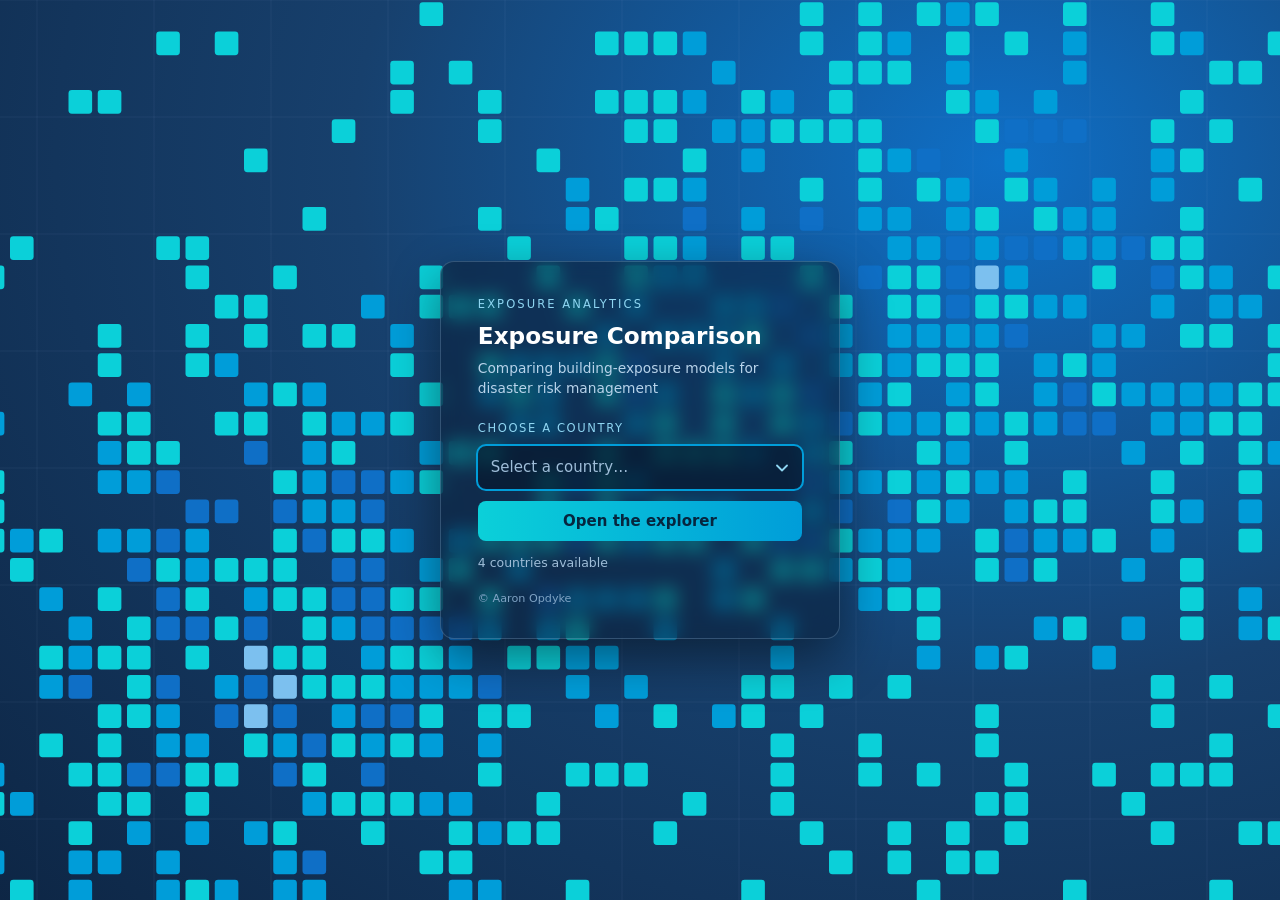
<file: docs/index.html>
<!DOCTYPE html>
<html lang="en">
<head>
<meta charset="utf-8">
<meta name="viewport" content="width=device-width, initial-scale=1">
<title>Exposure Comparison</title>
<link rel="icon" href="data:image/svg+xml,%3Csvg xmlns='http://www.w3.org/2000/svg' viewBox='0 0 100 100'%3E%3Ctext y='.9em' font-size='90'%3E%F0%9F%8F%A2%3C/text%3E%3C/svg%3E">
<style>
  :root { --navy:#17406D; --blue:#0F6FC6; --bright:#009DD9; --cyan:#0BD0D9; }
  * { box-sizing: border-box; }
  body { margin:0; min-height:100vh; display:flex; align-items:center;
         justify-content:center; overflow:hidden; color:#eaf3fb;
         font:15px/1.5 system-ui,-apple-system,"Segoe UI",sans-serif;
         background:radial-gradient(120% 140% at 78% 18%, #0F6FC6 0%,
                    #17406D 42%, #0b1f3a 100%); }
  #field { position:fixed; inset:0; width:100vw; height:100vh; z-index:0; }
  .cell { animation: pulse 7s ease-in-out infinite; }
  .ripple { fill:none; stroke:#0BD0D9; stroke-width:1.4; opacity:0;
            animation: rip 6.5s linear infinite; }
  .grat { stroke:#9fc6e8; stroke-width:0.5; opacity:0.14; }
  @keyframes pulse { 0%,100% { opacity:var(--o); }
                     50% { opacity:calc(var(--o)*2.2); } }
  @keyframes rip { 0% { r:8; opacity:0.85; } 70% { opacity:0.12; }
                   100% { r:520; opacity:0; } }
  @media (prefers-reduced-motion: reduce) {
    .cell, .ripple { animation:none; } .ripple { display:none; } }
  .card { position:relative; z-index:2; width:min(400px, 92vw);
          padding:2.1rem 2.3rem 1.9rem; border-radius:14px;
          background:rgba(10,28,52,0.55); backdrop-filter:blur(9px);
          -webkit-backdrop-filter:blur(9px);
          border:1px solid rgba(159,198,232,0.25);
          box-shadow:0 18px 50px rgba(0,0,0,0.45); }
  .kicker { font-size:0.72rem; letter-spacing:0.18em; text-transform:uppercase;
            color:#8fd6f2; margin:0 0 0.35rem; }
  h1 { font-size:1.45rem; margin:0 0 0.25rem; color:#fff; }
  .sub { color:#b8d3ea; font-size:0.86rem; margin:0 0 1.3rem; }
  .sub b { color:#dceefb; font-weight:600; }
  input { width:100%; font:inherit; padding:0.55rem 0.7rem; border-radius:8px;
          border:1px solid rgba(159,198,232,0.35); background:rgba(6,20,40,0.6);
          color:#fff; margin-bottom:0.75rem; }
  input::placeholder { color:#7fa3c4; }
  input:focus { outline:2px solid var(--bright); border-color:transparent; }
  button { width:100%; font:inherit; font-weight:600; padding:0.55rem;
           border:0; border-radius:8px; cursor:pointer; color:#06263f;
           background:linear-gradient(90deg,#0BD0D9,#009DD9); }
  button:hover { filter:brightness(1.08); }
  .err { color:#ffb3a7; font-size:0.8rem; min-height:1.2em; margin-top:0.6rem; }
  .foot { margin-top:1.1rem; font-size:0.7rem; color:#7fa3c4; }
  .pick { display:block; font-size:0.72rem; letter-spacing:0.14em;
          text-transform:uppercase; color:#8fd6f2; margin:0 0 0.55rem; }
  select { width:100%; font:inherit; padding:0.6rem 2.2rem 0.6rem 0.75rem;
          border-radius:8px; border:1px solid rgba(159,198,232,0.35);
          background-color:rgba(6,20,40,0.6); color:#fff; cursor:pointer;
          margin-bottom:0.75rem; appearance:none; -webkit-appearance:none;
          background-image:url("data:image/svg+xml,%3Csvg xmlns='http://www.w3.org/2000/svg' viewBox='0 0 12 8'%3E%3Cpath d='M1 1.5l5 5 5-5' fill='none' stroke='%238fd6f2' stroke-width='1.8' stroke-linecap='round' stroke-linejoin='round'/%3E%3C/svg%3E");
          background-repeat:no-repeat; background-position:right 0.8rem center;
          background-size:0.75rem; }
  select:focus { outline:2px solid var(--bright); border-color:transparent; }
  select:invalid { color:#9fbdd8; }
  option { color:#fff; background:#0b1f3a; }
  .count { margin:0.8rem 0 0; font-size:0.78rem; color:#9fbdd8; }
</style>
</head>
<body>
<svg id="field" aria-hidden="true" preserveAspectRatio="xMidYMid slice"></svg>
<div class="card">
  <p class="kicker">Exposure analytics</p>
  <h1>Exposure Comparison</h1>
  <p class="sub">Comparing building-exposure models for
     disaster risk management</p>
  <form class="pick-form" action="explorer.html" method="get">
    <label class="pick" for="country">Choose a country</label>
    <select id="country" name="c" required autofocus>
      <option value="" disabled selected>Select a country&hellip;</option>
      <option value="COL">Colombia</option>
      <option value="MHL">Marshall Islands</option>
      <option value="MAR">Morocco</option>
      <option value="VEN">Venezuela</option>
    </select>
    <button type="submit">Open the explorer</button>
  </form>
  <p class="count">4 countries available</p>
  <div class="foot">&copy; Aaron Opdyke</div>
</div>
<script>
/* backdrop: an abstract raster-exposure map — graticule, value cells whose
   intensity clusters like gridded exposure data, hazard ripples sweeping
   out of two epicentres and lighting the cells they pass */
(function () {
  "use strict";
  var svg = document.getElementById("field");
  var W = 1280, H = 800, S = 26;
  svg.setAttribute("viewBox", "0 0 " + W + " " + H);
  var reduce = window.matchMedia &&
      window.matchMedia("(prefers-reduced-motion: reduce)").matches;
  var eps = [[W * 0.7, H * 0.36], [W * 0.24, H * 0.72]];
  // deterministic pseudo-noise (no Math.random: stable, seedless render)
  function n(x, y) {
    var v = Math.sin(x * 12.9898 + y * 78.233) * 43758.5453;
    return v - Math.floor(v);
  }
  var html = "";
  // graticule
  for (var gx = 0; gx <= W; gx += S * 4)
    html += '<line class="grat" x1="' + gx + '" y1="0" x2="' + gx +
            '" y2="' + H + '"/>';
  for (var gy = 0; gy <= H; gy += S * 4)
    html += '<line class="grat" x1="0" y1="' + gy + '" x2="' + W +
            '" y2="' + gy + '"/>';
  // exposure cells: two clustered "urban centres" + scattered rural noise
  var cols = ["#0BD0D9", "#009DD9", "#0F6FC6", "#7cc0ef"];
  for (var y = 0; y < H; y += S) {
    for (var x = 0; x < W; x += S) {
      var d0 = Math.hypot(x - eps[0][0], y - eps[0][1]);
      var d1 = Math.hypot(x - eps[1][0], y - eps[1][1]);
      var density = Math.max(0, 1 - d0 / 520) + Math.max(0, 1 - d1 / 430);
      var r = n(x, y);
      if (r > density * 0.85 + 0.08) continue;      // empty cell
      var o = Math.min(0.55, 0.05 + density * 0.35 + r * 0.15);
      var c = cols[Math.floor(r * cols.length)];
      var dd = Math.min(d0, d1);
      html += '<rect class="cell" x="' + (x + 2) + '" y="' + (y + 2) +
        '" width="' + (S - 5) + '" height="' + (S - 5) + '" rx="3" fill="' +
        c + '" style="--o:' + o.toFixed(2) +
        (reduce ? '"' : ';animation-delay:' + (dd / 130).toFixed(2) + 's"') +
        "/>";
    }
  }
  if (!reduce) {
    for (var e = 0; e < eps.length; e++)
      for (var k = 0; k < 3; k++)
        html += '<circle class="ripple" cx="' + eps[e][0] + '" cy="' +
          eps[e][1] + '" r="8" style="animation-delay:' +
          (k * 2.2 + e * 1.1).toFixed(1) + 's"/>';
  }
  svg.innerHTML = html;
})();
</script>
</body>
</html>
</file>
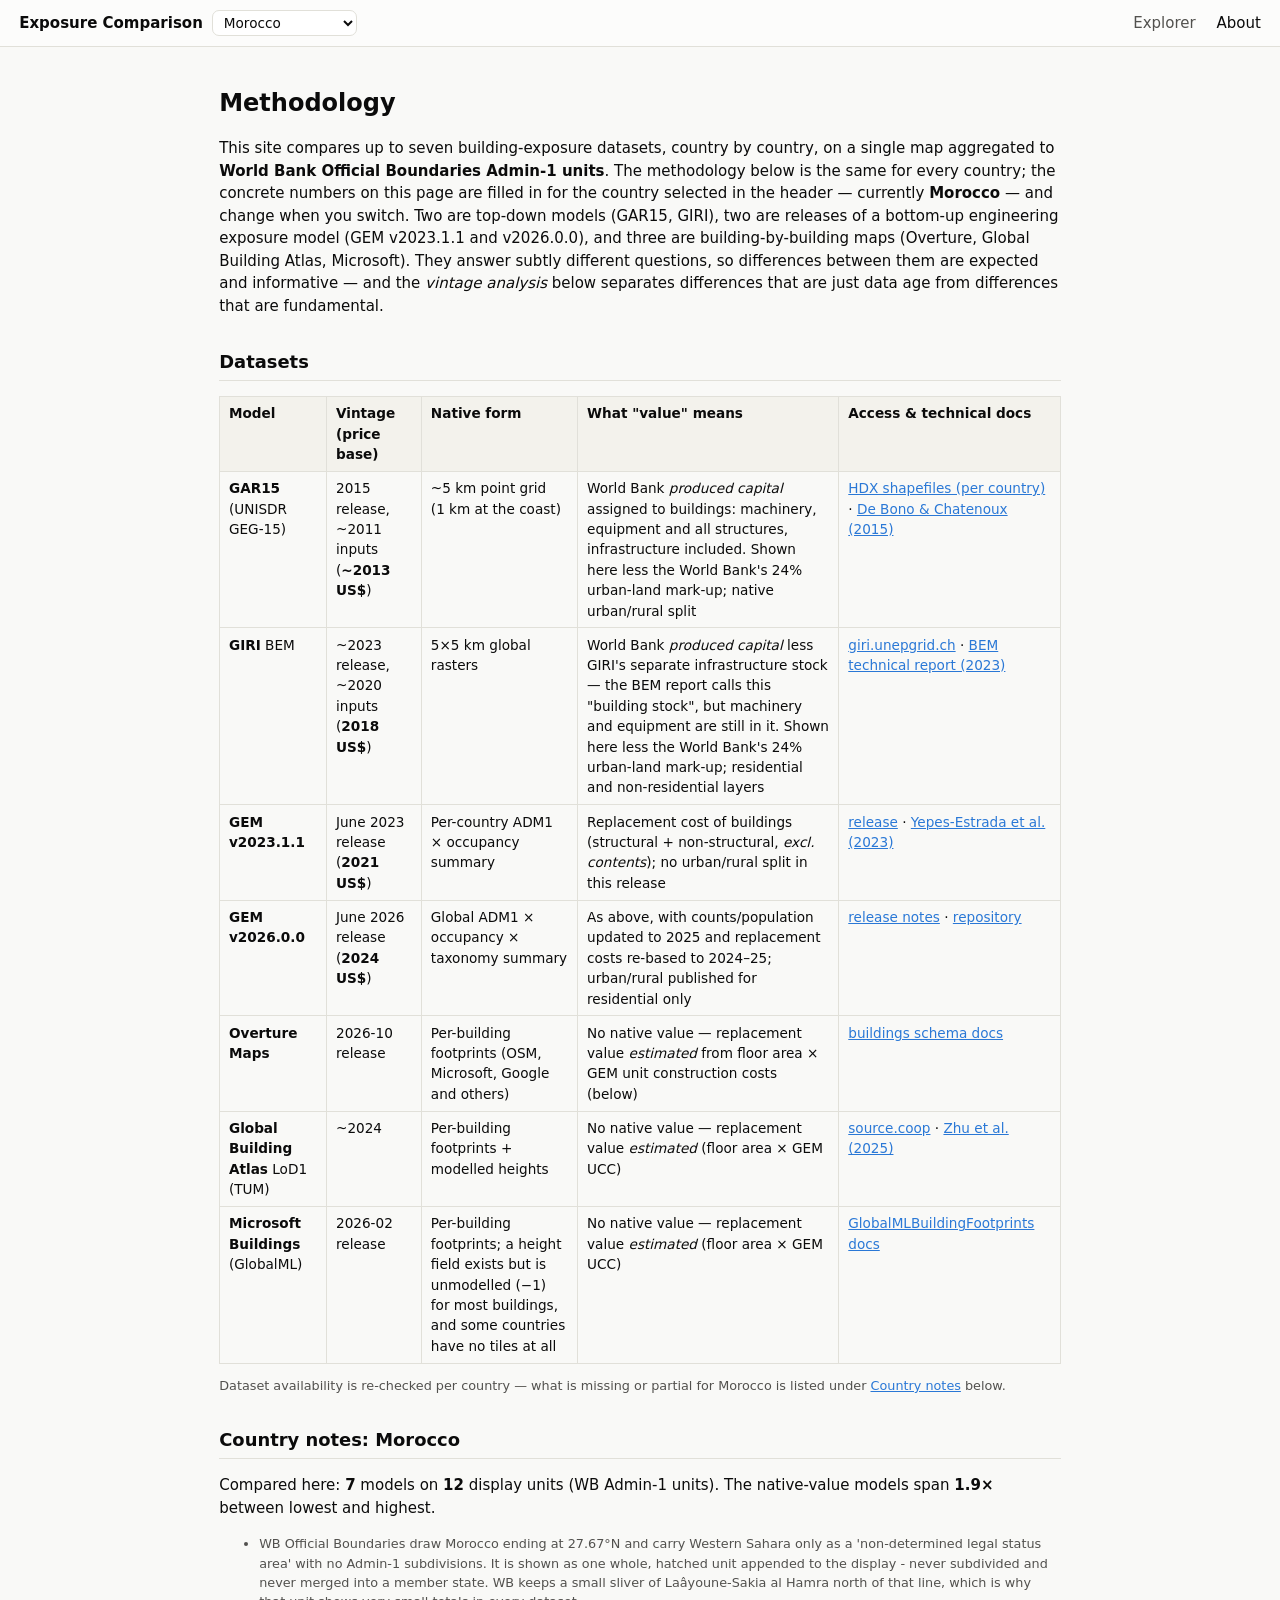
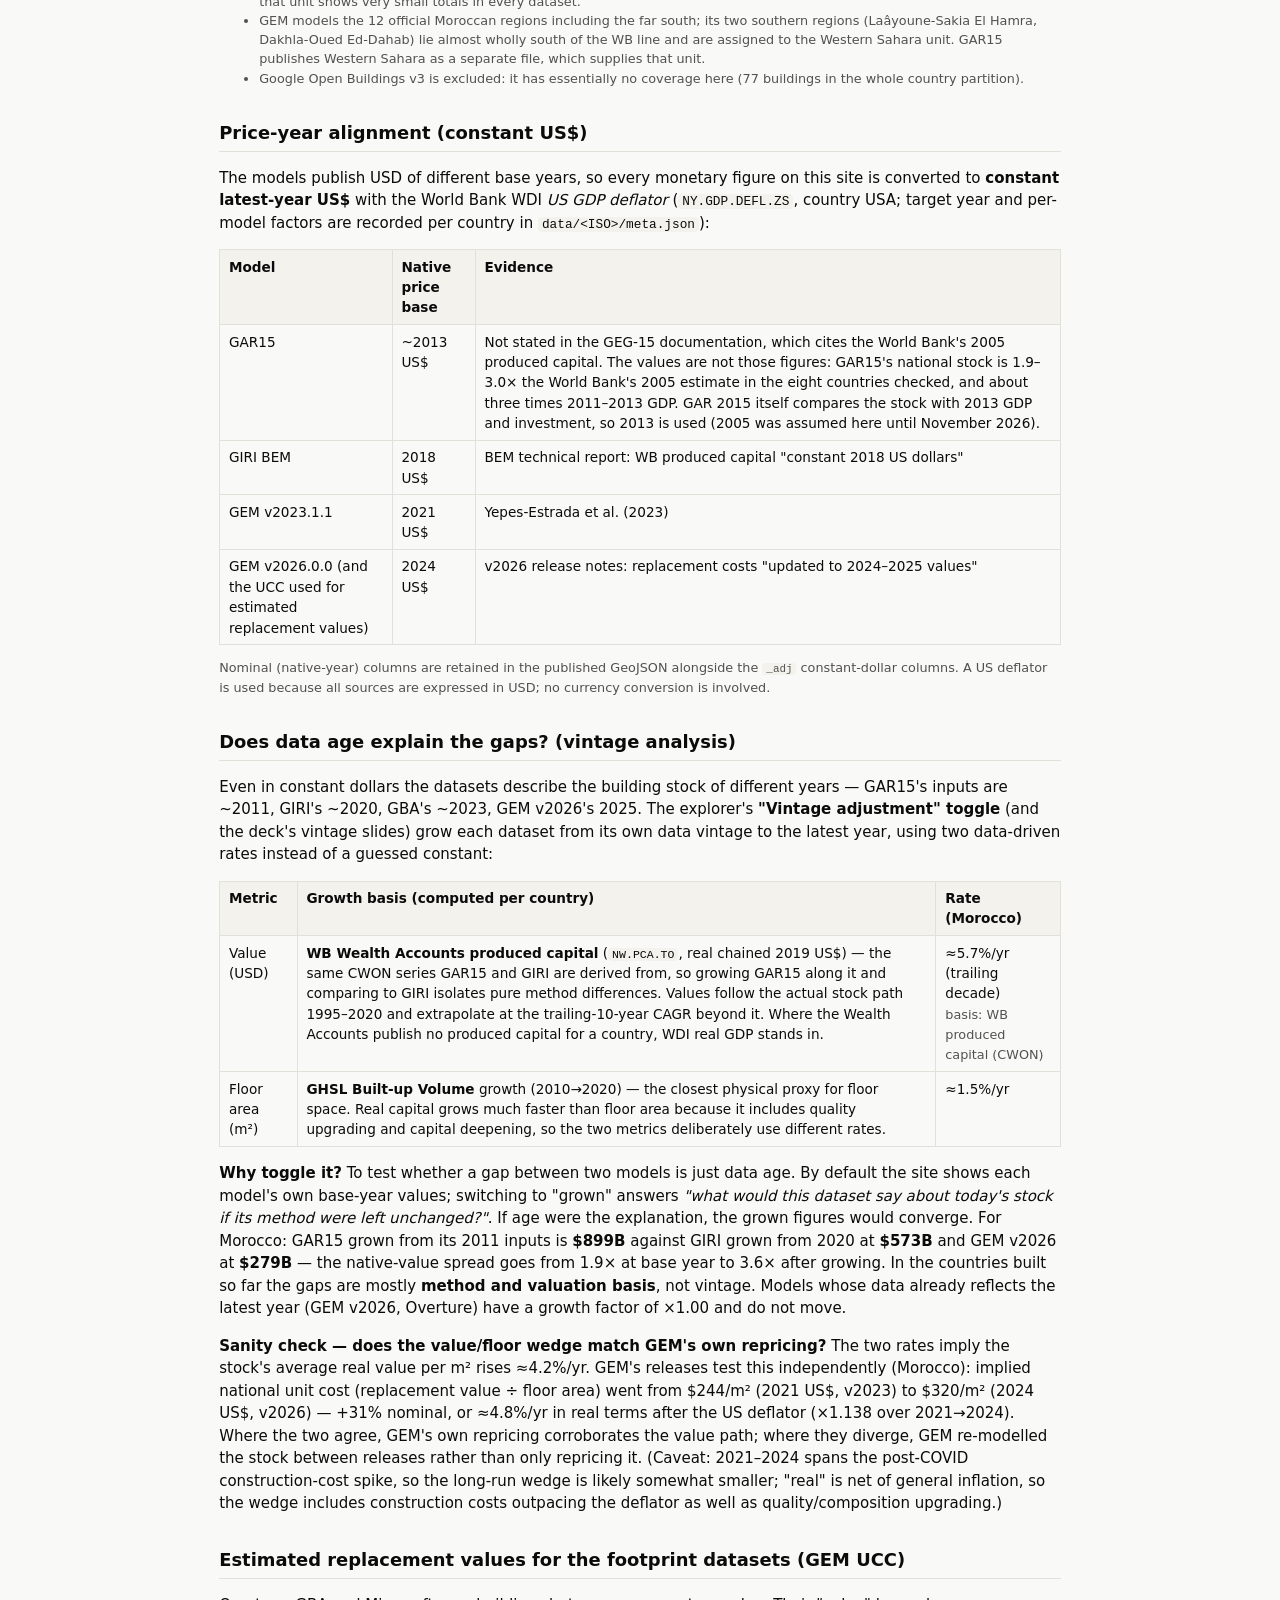
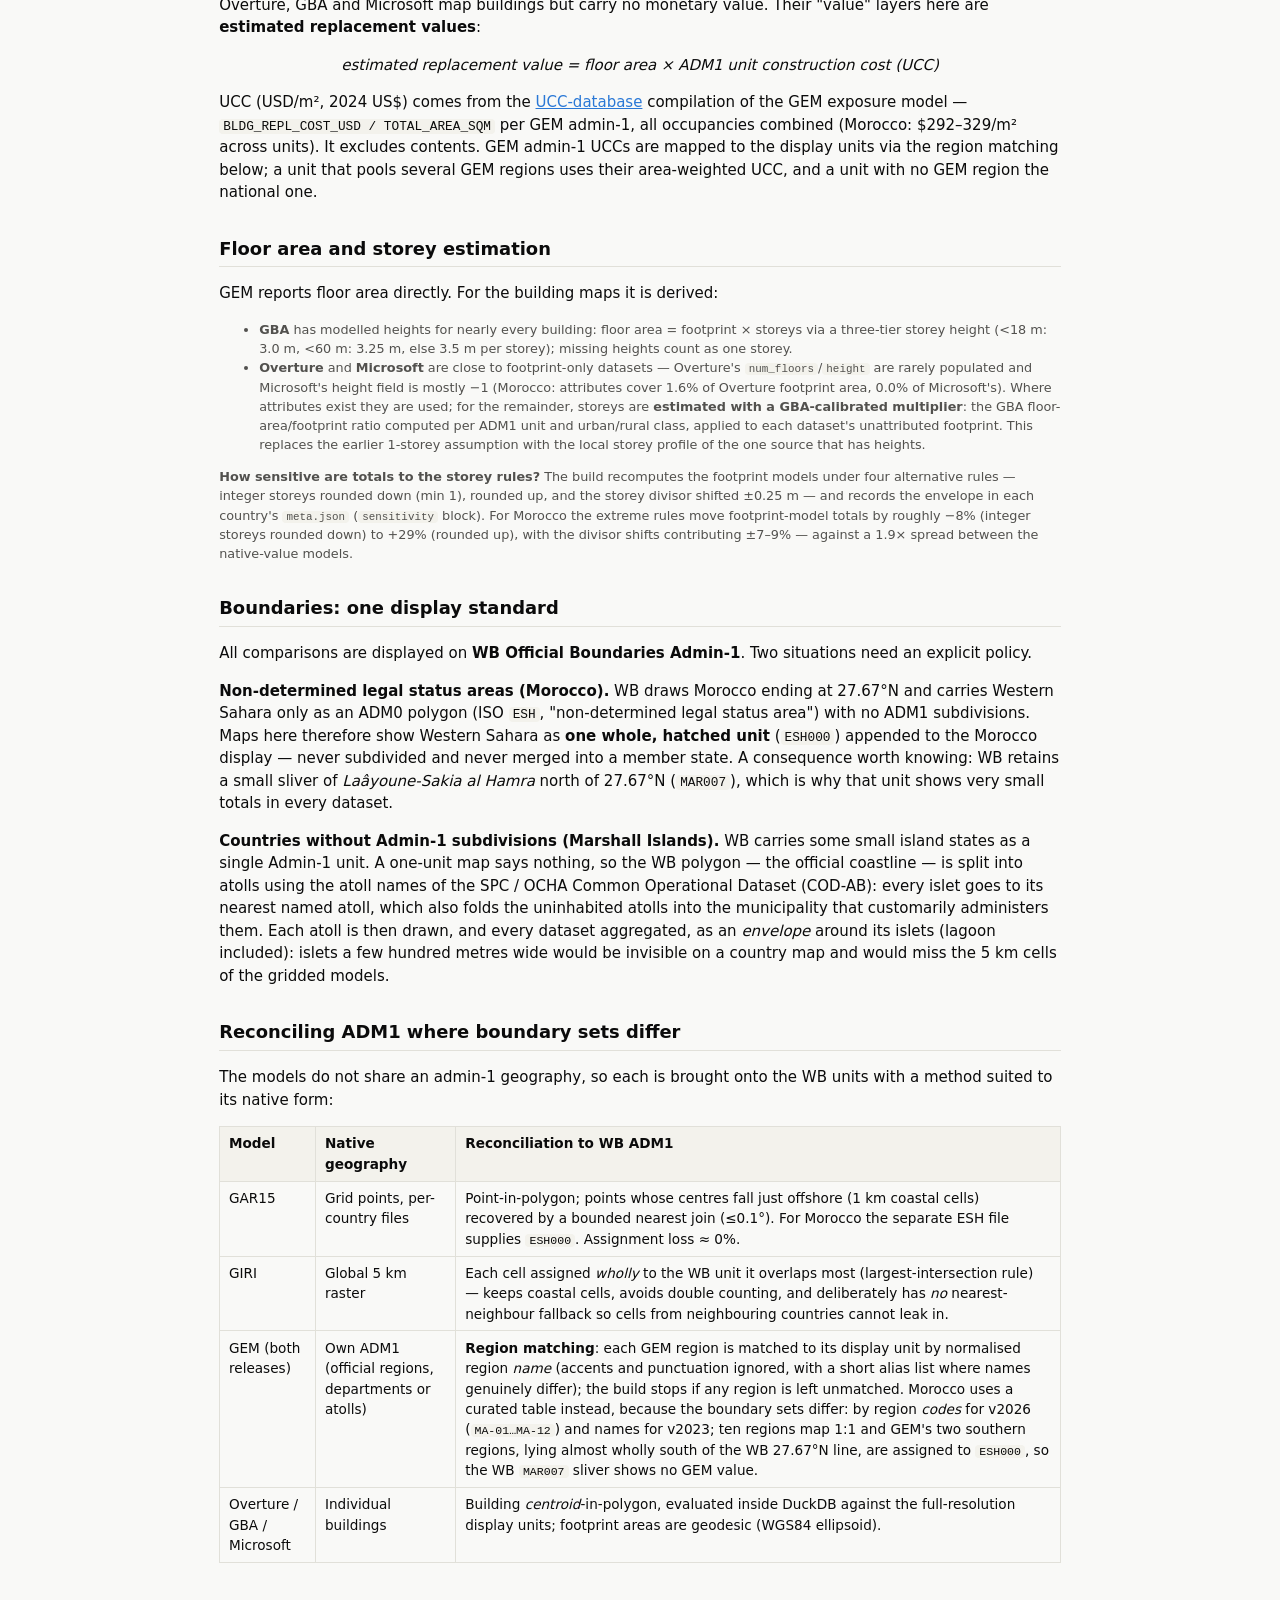
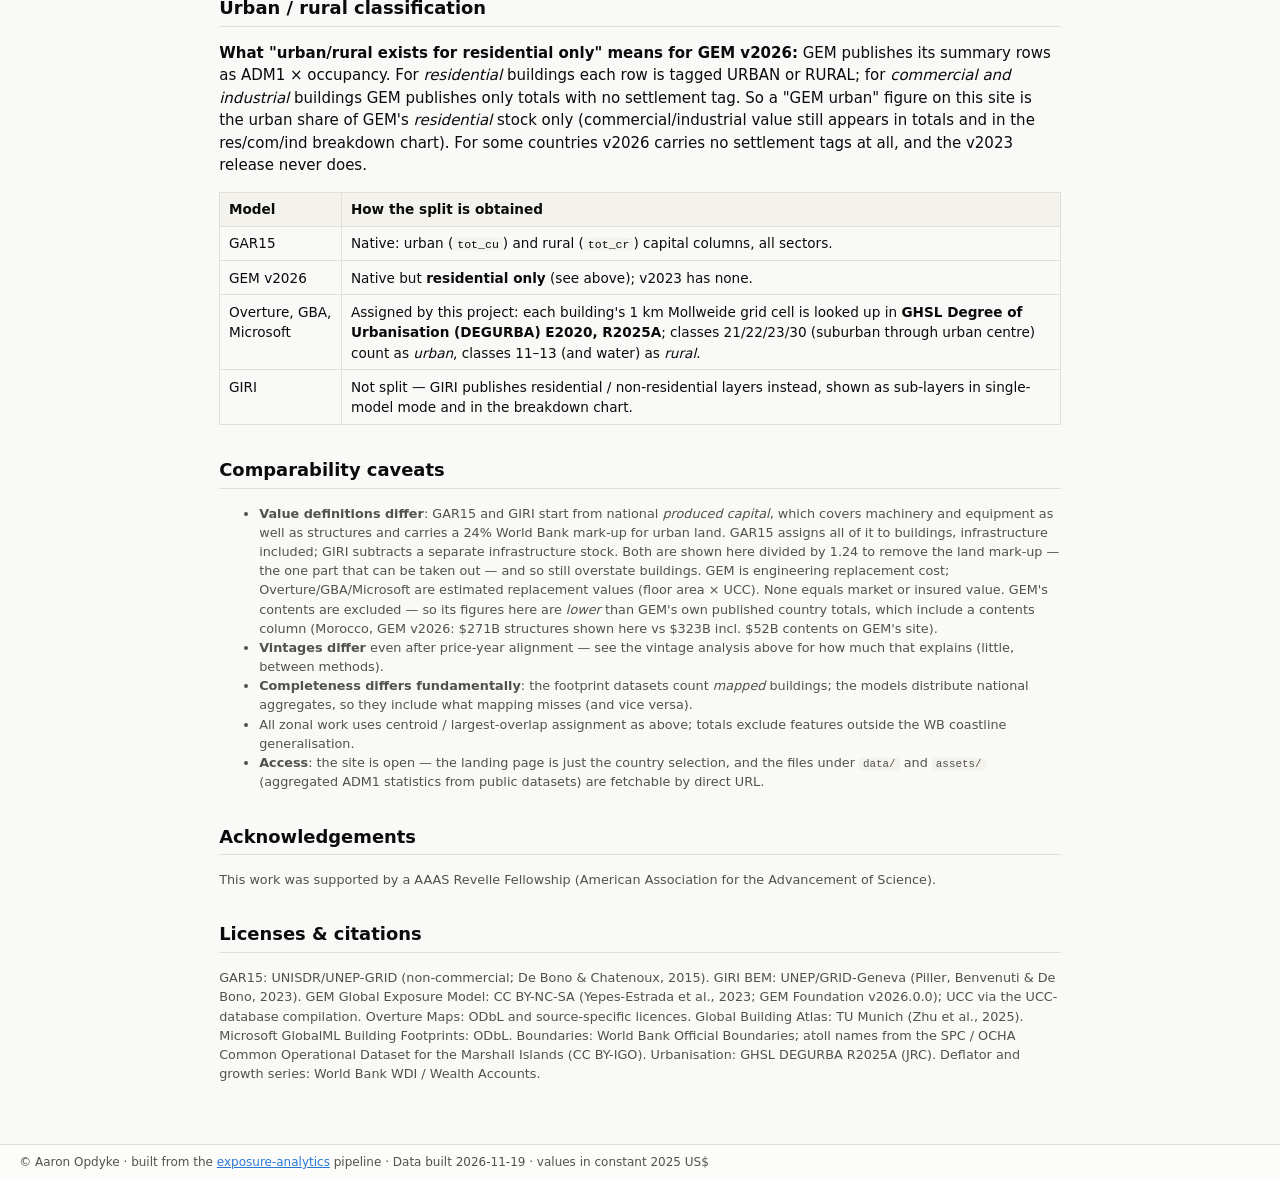
<file: docs/about.html>
<!DOCTYPE html>
<html lang="en">
<head>
<meta charset="utf-8">
<meta name="viewport" content="width=device-width, initial-scale=1">
<title>Exposure Comparison</title>
<link rel="icon" href="data:image/svg+xml,%3Csvg xmlns='http://www.w3.org/2000/svg' viewBox='0 0 100 100'%3E%3Ctext y='.9em' font-size='90'%3E%F0%9F%8F%A2%3C/text%3E%3C/svg%3E">
<link rel="stylesheet" href="assets/style.css">
</head>
<body>
<header class="site-header">
  <div class="brand"><a href="./" title="Choose a country">Exposure Comparison</a>
    <select id="country-sel" class="country-sel hidden" aria-label="Country"></select></div>
  <nav>
    <a href="explorer.html" data-c>Explorer</a>
    <a href="about.html" class="active" data-c>About</a>
  </nav>
</header>

<div class="content">
<h1>Methodology</h1>
<p>This site compares up to seven building-exposure datasets, country by
country, on a single map aggregated to <strong>World Bank Official Boundaries
Admin-1 units</strong>. The methodology below is the same for every country;
the concrete numbers on this page are filled in for the country selected in
the header — currently <strong data-v="name">…</strong> — and change when you
switch.
Two are top-down models (GAR15, GIRI), two are releases of a bottom-up
engineering exposure model (GEM v2023.1.1 and v2026.0.0), and three are
building-by-building maps (Overture, Global Building Atlas, Microsoft). They
answer subtly different questions, so differences between them are expected
and informative — and the <em>vintage analysis</em> below separates
differences that are just data age from differences that are fundamental.</p>

<h2>Datasets</h2>
<table>
<tr><th>Model</th><th>Vintage (price base)</th><th>Native form</th><th>What "value" means</th><th>Access &amp; technical docs</th></tr>
<tr><td><b>GAR15</b> (UNISDR GEG-15)</td><td>2015 release, ~2011 inputs (<b>~2013 US$</b>)</td>
  <td>~5&nbsp;km point grid (1&nbsp;km at the coast)</td>
  <td>World Bank <em>produced capital</em> assigned to buildings: machinery,
      equipment and all structures, infrastructure included. Shown here less
      the World Bank's 24% urban-land mark-up; native urban/rural split</td>
  <td><a href="https://data.humdata.org/dataset?q=gar15-global-exposure-dataset">HDX shapefiles (per country)</a> ·
      <a href="https://www.preventionweb.net/english/hyogo/gar/2015/en/bgdocs/risk-section/De%20Bono,%20Andrea,%20Bruno%20Chatenoux.%202015.%20A%20Global%20Exposure%20Model%20for%20GAR%202015,%20%20UNEP-GRID.pdf">De Bono &amp; Chatenoux (2015)</a></td></tr>
<tr><td><b>GIRI</b> BEM</td><td>~2023 release, ~2020 inputs (<b>2018 US$</b>)</td>
  <td>5×5&nbsp;km global rasters</td>
  <td>World Bank <em>produced capital</em> less GIRI's separate
      infrastructure stock — the BEM report calls this "building stock", but
      machinery and equipment are still in it. Shown here less the World
      Bank's 24% urban-land mark-up; residential and non-residential layers</td>
  <td><a href="https://giri.unepgrid.ch">giri.unepgrid.ch</a> ·
      <a href="https://giri.unepgrid.ch/sites/default/files/2023-09/GIRI_BEM_report_UNIGE.pdf">BEM technical report (2023)</a></td></tr>
<tr><td><b>GEM v2023.1.1</b></td><td>June 2023 release (<b>2021 US$</b>)</td>
  <td>Per-country ADM1 × occupancy summary</td>
  <td>Replacement cost of buildings (structural + non-structural,
      <em>excl. contents</em>); no urban/rural split in this release</td>
  <td><a href="https://github.com/gem/global_exposure_model/releases/tag/2023.1.1">release</a> ·
      <a href="https://onlinelibrary.wiley.com/doi/10.1177/87552930231194048">Yepes-Estrada et al. (2023)</a></td></tr>
<tr><td><b>GEM v2026.0.0</b></td><td>June 2026 release (<b>2024 US$</b>)</td>
  <td>Global ADM1 × occupancy × taxonomy summary</td>
  <td>As above, with counts/population updated to 2025 and replacement costs
      re-based to 2024–25; urban/rural published for residential only</td>
  <td><a href="https://github.com/gem/global_exposure_model/releases/tag/v2026.0.0">release notes</a> ·
      <a href="https://github.com/gem/global_exposure_model">repository</a></td></tr>
<tr><td><b>Overture Maps</b></td><td><span data-v="overture_vintage">pinned release</span></td>
  <td>Per-building footprints (OSM, Microsoft, Google and others)</td>
  <td>No native value — replacement value <em>estimated</em> from floor area ×
      GEM unit construction costs (below)</td>
  <td><a href="https://docs.overturemaps.org/guides/buildings/">buildings schema docs</a></td></tr>
<tr><td><b>Global Building Atlas</b> LoD1 (TUM)</td><td>~2024</td>
  <td>Per-building footprints + modelled heights</td>
  <td>No native value — replacement value <em>estimated</em> (floor area ×
      GEM UCC)</td>
  <td><a href="https://source.coop/tge-labs/globalbuildingatlas-lod1">source.coop</a> ·
      <a href="https://essd.copernicus.org/articles/17/6647/2025/essd-17-6647-2025.html">Zhu et al. (2025)</a></td></tr>
<tr><td><b>Microsoft Buildings</b> (GlobalML)</td><td>2026-02 release</td>
  <td>Per-building footprints; a height field exists but is unmodelled (−1)
      for most buildings, and some countries have no tiles at all</td>
  <td>No native value — replacement value <em>estimated</em> (floor area ×
      GEM UCC)</td>
  <td><a href="https://github.com/microsoft/GlobalMLBuildingFootprints">GlobalMLBuildingFootprints docs</a></td></tr>
</table>
<p class="small">Dataset availability is re-checked per country — what is
missing or partial for <span data-v="name">this country</span> is listed
under <a href="#country-notes-h">Country notes</a> below.</p>

<h2 id="country-notes-h">Country notes: <span data-v="name">…</span></h2>
<p>Compared here: <strong data-v="n_models">…</strong> models on
<strong data-v="n_units">…</strong> display units
(<span data-v="unit_label">WB Admin-1 units</span>). The native-value models
span <strong data-v="spread">…</strong> between lowest and highest.</p>
<ul class="small" id="country-notes"><li>No country-specific exceptions.</li></ul>

<h2>Price-year alignment (constant US$)</h2>
<p>The models publish USD of different base years, so every monetary figure on
this site is converted to <strong>constant latest-year US$</strong> with the
World Bank WDI <em>US GDP deflator</em> (<code>NY.GDP.DEFL.ZS</code>, country
USA; target year and per-model factors are recorded per country in
<code>data/&lt;ISO&gt;/meta.json</code>):</p>
<table>
<tr><th>Model</th><th>Native price base</th><th>Evidence</th></tr>
<tr><td>GAR15</td><td>~2013 US$</td><td>Not stated in the GEG-15
  documentation, which cites the World Bank's 2005 produced capital. The
  values are not those figures: GAR15's national stock is 1.9–3.0× the
  World Bank's 2005 estimate in the eight countries checked, and about
  three times 2011–2013 GDP. GAR 2015 itself compares the stock with 2013
  GDP and investment, so 2013 is used (2005 was assumed here until
  November 2026).</td></tr>
<tr><td>GIRI BEM</td><td>2018 US$</td><td>BEM technical report: WB produced
  capital "constant 2018 US dollars"</td></tr>
<tr><td>GEM v2023.1.1</td><td>2021 US$</td>
  <td>Yepes-Estrada et al. (2023)</td></tr>
<tr><td>GEM v2026.0.0 (and the UCC used for estimated replacement
  values)</td>
  <td>2024 US$</td><td>v2026 release notes: replacement costs "updated to
  2024–2025 values"</td></tr>
</table>
<p class="small">Nominal (native-year) columns are retained in the published
GeoJSON alongside the <code>_adj</code> constant-dollar columns. A US deflator
is used because all sources are expressed in USD; no currency conversion is
involved.</p>

<h2>Does data age explain the gaps? (vintage analysis)</h2>
<p>Even in constant dollars the datasets describe the building stock of
different years — GAR15's inputs are ~2011, GIRI's ~2020, GBA's ~2023, GEM
v2026's 2025. The explorer's <strong>"Vintage adjustment" toggle</strong> (and
the deck's vintage slides) grow each dataset from its own data vintage to the
latest year, using two data-driven rates instead of a guessed constant:</p>
<table>
<tr><th>Metric</th><th>Growth basis (computed per country)</th><th>Rate
  (<span data-v="name">this country</span>)</th></tr>
<tr><td>Value (USD)</td>
  <td><b>WB Wealth Accounts produced capital</b> (<code>NW.PCA.TO</code>, real
  chained 2019 US$) — the same CWON series GAR15 and GIRI are derived from,
  so growing GAR15 along it and comparing to GIRI isolates pure method
  differences. Values follow the actual stock path 1995–2020 and extrapolate
  at the trailing-10-year CAGR beyond it. Where the Wealth Accounts publish
  no produced capital for a country, WDI real GDP stands in.</td>
  <td>≈<span data-v="cagr">…</span>/yr (trailing decade)<br>
  <span class="small">basis: <span data-v="value_basis">…</span></span></td></tr>
<tr><td>Floor area (m²)</td>
  <td><b>GHSL Built-up Volume</b> growth (2010→2020) — the closest physical
  proxy for floor space. Real capital grows much faster than floor area
  because it includes quality upgrading and capital deepening, so the two
  metrics deliberately use different rates.</td>
  <td>≈<span data-v="floor_rate">…</span>/yr</td></tr>
</table>
<p><strong>Why toggle it?</strong> To test whether a gap between two models is
just data age. By default the site shows each model's own base-year values;
switching to "grown" answers <em>"what would this dataset say about today's
stock if its method were left unchanged?"</em>. If age were the explanation,
the grown figures would converge. For <span data-v="name">this country</span>:
<span id="gar-clause">GAR15 grown from its 2011 inputs is <strong data-v="gar_grown">…</strong>
against </span>GIRI grown from 2020 at <strong data-v="giri_grown">…</strong> and
GEM v2026 at <strong data-v="gem26">…</strong> — the native-value spread goes
from <span data-v="spread">…</span> at base year to
<span data-v="spread_grown">…</span> after growing. In the countries built so
far the gaps are mostly <strong>method and valuation basis</strong>, not
vintage. Models whose data already reflects the latest year (GEM v2026,
Overture) have a growth factor of ×1.00 and do not move.</p>
<p><strong>Sanity check — does the value/floor wedge match GEM's own
repricing?</strong> The two rates imply the stock's average real value per m²
rises ≈<span data-v="wedge">…</span>/yr. GEM's releases test this
independently (<span data-v="name">this country</span>): implied national unit
cost (replacement value ÷ floor area) went from
<span data-v="ucc23">…</span>/m² (2021 US$, v2023) to
<span data-v="ucc26">…</span>/m² (2024 US$, v2026) —
<span data-v="ucc_nominal">…</span> nominal, or
≈<span data-v="ucc_real">…</span>/yr in real terms after the US deflator
(×<span data-v="defl_21_24">…</span> over 2021→2024). Where the two agree,
GEM's own repricing corroborates the value path; where they diverge, GEM
re-modelled the stock between releases rather than only repricing it.
(Caveat: 2021–2024 spans the post-COVID construction-cost spike, so the
long-run wedge is likely somewhat smaller; "real" is net of general inflation,
so the wedge includes construction costs outpacing the deflator as well as
quality/composition upgrading.)</p>

<h2>Estimated replacement values for the footprint datasets (GEM UCC)</h2>
<p>Overture, GBA and Microsoft map buildings but carry no monetary value.
Their "value" layers here are <strong>estimated replacement values</strong>:</p>
<p style="text-align:center"><em>estimated replacement value = floor area ×
ADM1 unit construction cost (UCC)</em></p>
<p>UCC (USD/m², 2024 US$) comes from the
<a href="https://github.com/aaronopdyke/ucc-database">UCC-database</a>
compilation of the GEM exposure model — <code>BLDG_REPL_COST_USD /
TOTAL_AREA_SQM</code> per GEM admin-1, all occupancies combined
(<span data-v="name">this country</span>:
<span data-v="ucc_range">…</span>/m² across units). It excludes contents. GEM admin-1 UCCs are mapped to the display units
via the region matching below; a unit that pools several GEM regions uses
their area-weighted UCC, and a unit with no GEM region the national one.</p>

<h2>Floor area and storey estimation</h2>
<p>GEM reports floor area directly. For the building maps it is derived:</p>
<ul class="small">
<li><b>GBA</b> has modelled heights for nearly every building: floor area =
footprint × storeys via a three-tier storey height (&lt;18&nbsp;m: 3.0&nbsp;m,
&lt;60&nbsp;m: 3.25&nbsp;m, else 3.5&nbsp;m per storey); missing heights count
as one storey.</li>
<li><b>Overture</b> and <b>Microsoft</b> are close to footprint-only
datasets — Overture's <code>num_floors</code>/<code>height</code> are rarely
populated and Microsoft's height field is mostly −1
(<span data-v="name">this country</span>: attributes cover
<span data-v="attr_overture">…</span> of Overture footprint area<span data-v="attr_msb"></span>).
Where attributes exist they are used; for the remainder, storeys are <strong>estimated with a GBA-calibrated
multiplier</strong>: the GBA floor-area/footprint ratio computed per ADM1 unit
and urban/rural class, applied to each dataset's unattributed footprint. This
replaces the earlier 1-storey assumption with the local storey profile of the
one source that has heights.</li>
</ul>
<p class="small"><strong>How sensitive are totals to the storey rules?</strong>
The build recomputes the footprint models under four alternative rules —
integer storeys rounded down (min&nbsp;1), rounded up, and the storey divisor
shifted ±0.25&nbsp;m — and records the envelope in each country's
<code>meta.json</code> (<code>sensitivity</code> block). For
<span data-v="name">this country</span> the extreme rules move
footprint-model totals by roughly <span data-v="sens_lo">…</span> (integer
storeys rounded down) to <span data-v="sens_hi">…</span> (rounded up), with
the divisor shifts contributing <span data-v="sens_div">…</span> — against a
<span data-v="spread">…</span> spread between the native-value models.</p>

<h2>Boundaries: one display standard</h2>
<p>All comparisons are displayed on <strong>WB Official Boundaries Admin-1</strong>.
Two situations need an explicit policy.</p>
<p><strong>Non-determined legal status areas (Morocco).</strong>
WB draws Morocco ending at 27.67°N and carries Western Sahara only as an
ADM0 polygon (ISO <code>ESH</code>, "non-determined legal status area") with no
ADM1 subdivisions. Maps here therefore show Western Sahara as
<strong>one whole, hatched unit</strong> (<code>ESH000</code>) appended to the
Morocco display — never subdivided and never merged into a member state.
A consequence worth knowing: WB retains a small sliver of
<em>Laâyoune-Sakia al Hamra</em> north of 27.67°N (<code>MAR007</code>), which is why
that unit shows very small totals in every dataset.</p>
<p><strong>Countries without Admin-1 subdivisions (Marshall Islands).</strong>
WB carries some small island states as a single Admin-1 unit. A one-unit map
says nothing, so the WB polygon — the official coastline — is split into
atolls using the atoll names of the SPC / OCHA Common Operational Dataset
(COD-AB): every islet goes to its nearest named atoll, which also folds the
uninhabited atolls into the municipality that customarily administers them.
Each atoll is then drawn, and every dataset aggregated, as an
<em>envelope</em> around its islets (lagoon included): islets a few hundred
metres wide would be invisible on a country map and would miss the 5&nbsp;km
cells of the gridded models.</p>

<h2>Reconciling ADM1 where boundary sets differ</h2>
<p>The models do not share an admin-1 geography, so each is brought onto the WB
units with a method suited to its native form:</p>
<table>
<tr><th>Model</th><th>Native geography</th><th>Reconciliation to WB ADM1</th></tr>
<tr><td>GAR15</td><td>Grid points, per-country files</td>
  <td>Point-in-polygon; points whose centres fall just offshore (1&nbsp;km coastal
  cells) recovered by a bounded nearest join (≤0.1°). For Morocco the
  separate ESH file supplies <code>ESH000</code>. Assignment loss ≈ 0%.</td></tr>
<tr><td>GIRI</td><td>Global 5&nbsp;km raster</td>
  <td>Each cell assigned <em>wholly</em> to the WB unit it overlaps most
  (largest-intersection rule) — keeps coastal cells, avoids double counting,
  and deliberately has <em>no</em> nearest-neighbour fallback so cells from
  neighbouring countries cannot leak in.</td></tr>
<tr><td>GEM (both releases)</td><td>Own ADM1 (official regions,
  departments or atolls)</td>
  <td><strong>Region matching</strong>: each GEM region is matched to its
  display unit by normalised region <em>name</em> (accents and punctuation
  ignored, with a short alias list where names genuinely differ); the build
  stops if any region is left unmatched. Morocco uses a curated table
  instead, because the boundary sets differ: by region <em>codes</em> for
  v2026 (<code>MA-01…MA-12</code>) and names for v2023; ten regions map 1:1
  and GEM's two southern regions, lying almost wholly south of the WB
  27.67°N line, are assigned to <code>ESH000</code>, so the WB
  <code>MAR007</code> sliver shows no GEM value.</td></tr>
<tr><td>Overture / GBA / Microsoft</td><td>Individual buildings</td>
  <td>Building <em>centroid</em>-in-polygon, evaluated inside DuckDB against the
  full-resolution display units; footprint areas are geodesic (WGS84
  ellipsoid).</td></tr>
</table>

<h2>Urban / rural classification</h2>
<p><strong>What "urban/rural exists for residential only" means for GEM
v2026:</strong> GEM publishes its summary rows as ADM1 × occupancy. For
<em>residential</em> buildings each row is tagged URBAN or RURAL; for
<em>commercial and industrial</em> buildings GEM publishes only totals with
no settlement tag. So a "GEM urban" figure on this site is the urban share of
GEM's <em>residential</em> stock only (commercial/industrial value still
appears in totals and in the res/com/ind breakdown chart). For some
countries v2026 carries no settlement tags at all, and the v2023 release
never does.</p>
<table>
<tr><th>Model</th><th>How the split is obtained</th></tr>
<tr><td>GAR15</td><td>Native: urban (<code>tot_cu</code>) and rural
  (<code>tot_cr</code>) capital columns, all sectors.</td></tr>
<tr><td>GEM v2026</td><td>Native but <strong>residential only</strong> (see
  above); v2023 has none.</td></tr>
<tr><td>Overture, GBA, Microsoft</td><td>Assigned by this project: each
  building's 1&nbsp;km Mollweide grid cell is looked up in <strong>GHSL Degree
  of Urbanisation (DEGURBA) E2020, R2025A</strong>; classes 21/22/23/30
  (suburban through urban centre) count as <em>urban</em>, classes 11–13 (and
  water) as <em>rural</em>.</td></tr>
<tr><td>GIRI</td><td>Not split — GIRI publishes residential / non-residential
  layers instead, shown as sub-layers in single-model mode and in the
  breakdown chart.</td></tr>
</table>

<h2>Comparability caveats</h2>
<ul class="small">
<li><b>Value definitions differ</b>: GAR15 and GIRI start from national
<em>produced capital</em>, which covers machinery and equipment as well as
structures and carries a 24% World Bank mark-up for urban land. GAR15
assigns all of it to buildings, infrastructure included; GIRI subtracts a
separate infrastructure stock. Both are shown here divided by 1.24 to
remove the land mark-up — the one part that can be taken out — and so
still overstate buildings. GEM is engineering
replacement cost; Overture/GBA/Microsoft are estimated replacement values
(floor area × UCC). None equals market or insured value. GEM's contents
are excluded — so its figures here are <em>lower</em> than GEM's own published
country totals, which include a contents column
(<span data-v="name">this country</span>, GEM v2026:
<span data-v="gem26_nominal">…</span> structures shown here vs
<span data-v="gem26_with_contents">…</span> incl.
<span data-v="gem26_contents">…</span> contents on GEM's site).</li>
<li><b>Vintages differ</b> even after price-year alignment — see the vintage
analysis above for how much that explains (little, between methods).</li>
<li><b>Completeness differs fundamentally</b>: the footprint datasets count
<em>mapped</em> buildings; the models distribute national aggregates, so they
include what mapping misses (and vice versa).</li>
<li>All zonal work uses centroid / largest-overlap assignment as above; totals
exclude features outside the WB coastline generalisation.</li>
<li><b>Access</b>: the site is open — the landing page is just the country
selection, and the files under <code>data/</code> and <code>assets/</code>
(aggregated ADM1 statistics from public datasets) are fetchable by direct
URL.</li>
</ul>

<h2>Acknowledgements</h2>
<p class="small">This work was supported by a AAAS Revelle Fellowship
(American Association for the Advancement of Science).</p>

<h2>Licenses &amp; citations</h2>
<p class="small">GAR15: UNISDR/UNEP-GRID (non-commercial; De Bono &amp;
Chatenoux, 2015). GIRI BEM: UNEP/GRID-Geneva (Piller, Benvenuti &amp; De Bono,
2023). GEM Global Exposure Model: CC BY-NC-SA (Yepes-Estrada et al., 2023;
GEM Foundation v2026.0.0); UCC via the UCC-database compilation. Overture
Maps: ODbL and source-specific licences. Global Building Atlas: TU Munich
(Zhu et al., 2025). Microsoft GlobalML Building Footprints: ODbL. Boundaries:
World Bank Official Boundaries; atoll names from the SPC / OCHA Common
Operational Dataset for the Marshall Islands (CC BY-IGO). Urbanisation: GHSL
DEGURBA R2025A (JRC). Deflator and growth series: World Bank WDI / Wealth
Accounts.</p>
</div>

<footer class="site-footer">
  © Aaron Opdyke · built from the
  <a href="https://github.com/aaronopdyke/exposure-analytics">exposure-analytics</a>
  pipeline · <span data-meta-line></span>
</footer>
<script src="assets/country.js"></script>
<script>
/* fill the country-specific figures (data-v spans) from the selected
   country's meta.json - nothing on this page is hard-coded per country */
(function () {
  "use strict";
  var usd = function (v) {
    var a = Math.abs(v);
    if (a >= 1e9) return "$" + (v / 1e9).toFixed(a >= 1e10 ? 0 : 1) + "B";
    return "$" + (v / 1e6).toFixed(a >= 1e8 ? 0 : 1) + "M";
  };
  var pct = function (v) { return (100 * v).toFixed(1).replace("-", "−") + "%"; };
  var spct = function (v) {
    return (v < 0 ? "−" : "+") + Math.abs(100 * v).toFixed(0) + "%";
  };
  var lo = function (a) { return Math.min.apply(null, a); };
  var hi = function (a) { return Math.max.apply(null, a); };

  fetch("data/" + window.EXPCMP.iso() + "/meta.json").then(function (r) {
    return r.json();
  }).then(function (m) {
    window.EXPCMP.decorate(m);
    var T = m.totals, VG = m.vintages.value_growth, FG = m.vintages.floor_growth;
    var native = { gar15: "gar15_usd_adj", giri: "giri_total_usd_adj",
                   gem2023: "gem23_bldg_repl_usd_adj",
                   gem2026: "gem26_bldg_repl_usd_adj" };
    var base = [], grown = [];
    Object.keys(native).forEach(function (k) {
      if (!m.models[k]) return;          // a model this country lacks
      base.push(T[native[k]]);
      grown.push(T[native[k]] * VG.factors[k]);
    });
    var ratio = function (a) { return (hi(a) / lo(a)).toFixed(1) + "×"; };
    var u23 = T.gem23_bldg_repl_usd / T.gem23_floor_area_m2;
    var u26 = T.gem26_bldg_repl_usd / T.gem26_floor_area_m2;
    var defl = m.deflator.models.gem2023.factor / m.deflator.models.gem2026.factor;
    var ucc = Object.keys(m.ucc.per_adm1_usd_m2).map(function (k) {
      return m.ucc.per_adm1_usd_m2[k];
    });
    var S = m.sensitivity, fps = Object.keys(S.baseline.models);
    var rel = function (key) {
      return fps.map(function (p) {
        return S[key].models[p].value_usd_adj /
               S.baseline.models[p].value_usd_adj - 1;
      });
    };
    var divs = rel("div_minus").concat(rel("div_plus")).map(Math.abs);
    var cov = m.coverage || {};
    var v = {
      name: m.name || (m.country || "").split(" (")[0],
      n_models: Object.keys(m.models).length,
      n_units: m.units ? m.units.count : null,
      unit_label: m.units ? m.units.label : null,
      overture_vintage: m.models.overture.vintage,
      cagr: pct(VG.trailing_cagr),
      floor_rate: pct(FG.rate),
      value_basis: VG.short || "WB produced capital (CWON)",
      wedge: pct((1 + VG.trailing_cagr) / (1 + FG.rate) - 1),
      gar_grown: m.models.gar15
        ? usd(T.gar15_usd_adj * VG.factors.gar15) : null,
      giri_grown: usd(T.giri_total_usd_adj * VG.factors.giri),
      gem26: usd(T.gem26_bldg_repl_usd_adj),
      spread: ratio(base),
      spread_grown: ratio(grown),
      ucc23: "$" + u23.toFixed(0),
      ucc26: "$" + u26.toFixed(0),
      ucc_nominal: spct(u26 / u23 - 1),
      ucc_real: pct(Math.pow(u26 / u23 / defl, 1 / 3) - 1),
      defl_21_24: defl.toFixed(3),
      ucc_range: "$" + lo(ucc).toFixed(0) + "–" + hi(ucc).toFixed(0),
      attr_overture: cov.overture ? pct(cov.overture.attr_share) : null,
      attr_msb: cov.msb
        ? ", " + pct(cov.msb.attr_share) + " of Microsoft's" : "",
      sens_lo: spct(lo(rel("floor"))),
      sens_hi: spct(hi(rel("ceil"))),
      sens_div: "±" + (100 * lo(divs)).toFixed(0) + "–" +
                (100 * hi(divs)).toFixed(0) + "%",
      gem26_nominal: usd(T.gem26_bldg_repl_usd),
      gem26_contents: usd(T.gem26_contents_usd),
      gem26_with_contents: usd(T.gem26_bldg_repl_usd + T.gem26_contents_usd)
    };
    if (!m.models.gar15) {             // no GAR15 here: drop its clause
      var gc = document.getElementById("gar-clause");
      if (gc) gc.parentNode.removeChild(gc);
    }
    document.querySelectorAll("[data-v]").forEach(function (el) {
      var k = el.getAttribute("data-v");
      if (v[k] != null) el.textContent = v[k];
    });
    if (m.notes && m.notes.length) {
      var ul = document.getElementById("country-notes");
      ul.innerHTML = "";
      m.notes.forEach(function (n) {
        var li = document.createElement("li");
        li.textContent = n;
        ul.appendChild(li);
      });
    }
  }).catch(function () {});
})();
</script>
</body>
</html>
</file>
<file: docs/assets/style.css>
/* Exposure Comparison — shared styles (palette follows the CBA demo site) */
:root {
  --bg: #f9f9f7; --panel: #fcfcfb; --line: #e1e0d9; --ink: #0b0b0b;
  --muted: #52514e; --accent: #2a78d6; --esh: #997;
}
* { box-sizing: border-box; }
body { margin: 0; background: var(--bg); color: var(--ink);
       font: 15px/1.5 system-ui, -apple-system, "Segoe UI", sans-serif; }
a { color: var(--accent); }

.site-header { display: flex; justify-content: space-between; align-items: center;
  padding: 0.6rem 1.2rem; background: var(--panel); border-bottom: 1px solid var(--line); }
.site-header { flex-wrap: wrap; row-gap: 0.3rem; }
.brand { font-weight: 700; display: flex; align-items: center; gap: 0.6rem; }
.brand a { color: inherit; text-decoration: none; }
.brand span { font-weight: 400; color: var(--muted); font-size: 0.85rem; }
/* country switcher in the header (filled from data/countries.json) */
.country-sel { width: auto; margin: 0; font-size: 0.85rem; font-weight: 400;
  padding: 0.2rem 0.4rem; color: var(--ink); cursor: pointer; }
.site-header nav a { margin-left: 1rem; text-decoration: none; color: var(--muted); }
.site-header nav a.active, .site-header nav a:hover { color: var(--ink); }

.banner { background: #fff8e1; border-bottom: 1px solid #eadfa8; color: #6b5b1e;
  padding: 0.35rem 1.2rem; font-size: 0.8rem; }

.explorer { display: grid; grid-template-columns: 300px 1fr;
  height: calc(100vh - 82px); min-height: 480px; }
.controls { padding: 0.9rem; border-right: 1px solid var(--line);
  background: var(--panel); overflow-y: auto; }
.ctl { margin-bottom: 0.9rem; }
.ctl > label { display: block; font-size: 0.72rem; text-transform: uppercase;
  letter-spacing: 0.04em; color: var(--muted); margin-bottom: 0.25rem; }
.seg { display: flex; border: 1px solid var(--line); border-radius: 7px; overflow: hidden; }
.seg button { flex: 1; border: 0; background: transparent; padding: 0.35rem 0.3rem;
  font: inherit; font-size: 0.82rem; cursor: pointer; color: var(--muted);
  white-space: nowrap; }
.seg button.on { background: var(--accent); color: #fff; }
.seg button:disabled { opacity: 0.35; cursor: not-allowed; }
select { width: 100%; font: inherit; font-size: 0.88rem; padding: 0.35rem 0.4rem;
  border: 1px solid var(--line); border-radius: 7px; background: #fff; margin-bottom: 0.4rem; }
.sub { margin-top: 0.3rem; }
.hidden { display: none !important; }
.note { font-size: 0.78rem; color: var(--muted); border-left: 3px solid var(--line);
  padding-left: 0.55rem; margin: 0.7rem 0; min-height: 2.2em; }
.grow-note { font-size: 0.7rem; color: var(--muted); margin-top: 0.3rem;
  line-height: 1.35; }

.panel { border-top: 1px solid var(--line); padding-top: 0.7rem; }
.panel h3 { font-size: 0.8rem; margin: 0 0 0.5rem; color: var(--muted);
  text-transform: uppercase; letter-spacing: 0.04em; }
.tbar { margin-bottom: 0.45rem; cursor: pointer; }
.tbar .lbl { display: flex; justify-content: space-between; font-size: 0.8rem; }
.tbar .lbl b { font-weight: 600; }
.tbar .track { height: 7px; background: #eeede8; border-radius: 4px; margin-top: 2px; }
.tbar .fill { height: 100%; border-radius: 4px; background: var(--accent); }
.tbar.na .fill { background: #ccc; }
.tbar.na { opacity: 0.5; cursor: default; }
.tbar.nat { cursor: default; }   /* country total only: not mappable */
.tbar.sel .lbl b { color: var(--accent); }

.map-wrap { display: flex; flex-direction: column; min-height: 0; }
.map-stage { position: relative; flex: 1; min-height: 300px; }
#map { position: absolute; inset: 0; }
.legend { position: absolute; bottom: 1rem; right: 1rem; z-index: 5;
  background: rgba(252,252,251,0.94); border: 1px solid var(--line); border-radius: 8px;
  padding: 0.55rem 0.7rem; font-size: 0.75rem; max-width: 220px; }
.legend h4 { margin: 0 0 0.35rem; font-size: 0.75rem; }
.legend .row { display: flex; align-items: center; gap: 0.4rem; margin: 1px 0; }
.legend .sw { width: 14px; height: 11px; border: 1px solid rgba(0,0,0,0.15); flex: none; }
.legend .esh-note { margin-top: 0.4rem; color: var(--muted); font-size: 0.7rem; }

.maplibregl-popup-content { font: 13px/1.45 system-ui, sans-serif; padding: 0.6rem 0.75rem; }
.maplibregl-popup-content h4 { margin: 0 0 0.3rem; font-size: 0.85rem; }
.maplibregl-popup-content table { border-collapse: collapse; }
.maplibregl-popup-content td { padding: 1px 0.45rem 1px 0; white-space: nowrap; }
.maplibregl-popup-content td:last-child { text-align: right; font-variant-numeric: tabular-nums; padding-left: 0.6rem; }
.popup-esh { color: #6b5b1e; font-size: 0.72rem; margin-top: 0.3rem; }

/* breakdown chart under the map */
.breakdown { border-top: 1px solid var(--line); background: var(--panel);
  padding: 0.55rem 0.9rem 0.5rem; }
.breakdown-head { display: flex; align-items: center; gap: 0.7rem;
  margin-bottom: 0.45rem; }
.breakdown-head h3 { font-size: 0.8rem; margin: 0; color: var(--muted);
  text-transform: uppercase; letter-spacing: 0.04em; font-weight: 600; }
.breakdown-head h3 b { color: var(--ink); }
.chip { font: inherit; font-size: 0.72rem; border: 1px solid var(--line);
  background: #fff; border-radius: 999px; padding: 0.1rem 0.6rem;
  cursor: pointer; color: var(--accent); }
.seg.mini { margin-left: auto; }
.seg.mini button { padding: 0.15rem 0.5rem; font-size: 0.72rem; }
.brow { display: flex; align-items: center; gap: 0.55rem; margin: 3px 0; }
.blabel { width: 170px; flex: none; font-size: 0.75rem; text-align: right;
  color: var(--ink); white-space: nowrap; overflow: hidden;
  text-overflow: ellipsis; }
.btrack { flex: 1; min-width: 0; background: #f0efe9; border-radius: 4px; }
.bfill { display: flex; height: 17px; border-radius: 4px; overflow: hidden; }
.seg-legend { font-size: 0.7rem; color: var(--muted); }
.bfill .bseg { display: flex; align-items: center; min-width: 0; }
.bfill .bseg span { color: #fff; font-size: 0.66rem; padding-left: 0.35rem;
  white-space: nowrap; overflow: hidden; text-overflow: ellipsis; }
.bfill .bseg:nth-child(3) span { color: #333; }
.btot { width: 64px; flex: none; font-size: 0.73rem; text-align: right;
  font-variant-numeric: tabular-nums; color: var(--ink); }
/* per-row segment key: shown on phones only, where in-bar labels don't fit */
.bkey { display: none; }
.bkey .dot { width: 8px; height: 8px; border-radius: 2px; display: inline-block;
  margin-right: 3px; vertical-align: baseline; }
.bkey-item { margin-right: 0.55rem; white-space: nowrap; }
.breakdown-hint { font-size: 0.68rem; color: var(--muted); margin-top: 0.3rem; }

.site-footer { padding: 0.5rem 1.2rem; border-top: 1px solid var(--line);
  color: var(--muted); font-size: 0.75rem; background: var(--panel); }

/* about page */
.content { max-width: 880px; margin: 0 auto; padding: 1.4rem 1.2rem 3rem; }
.content h1 { font-size: 1.5rem; }
.content h2 { font-size: 1.12rem; margin-top: 2rem; border-bottom: 1px solid var(--line);
  padding-bottom: 0.25rem; }
.content table { border-collapse: collapse; width: 100%; font-size: 0.85rem; }
.content th, .content td { border: 1px solid var(--line); padding: 0.4rem 0.55rem;
  text-align: left; vertical-align: top; }
.content th { background: #f3f2ec; }
.content .small { font-size: 0.8rem; color: var(--muted); }
code { background: #f3f2ec; border-radius: 4px; padding: 0 0.25rem; font-size: 0.85em; }

@media (max-width: 820px) {
  .explorer { grid-template-columns: 1fr; height: auto; }
  /* map gets a fixed height; the breakdown flows below at natural height
     (a fixed-height column made it overflow under the footer) */
  .map-wrap { height: auto; }
  .map-stage { flex: none; height: 56vh; min-height: 300px; }
  .controls { border-right: 0; border-bottom: 1px solid var(--line); }
  /* compact legend so it doesn't cover the map on phones */
  .legend { bottom: 0.5rem; right: 0.5rem; max-width: 44vw;
    font-size: 0.62rem; padding: 0.35rem 0.45rem; opacity: 0.95; }
  .legend h4 { font-size: 0.62rem; margin-bottom: 0.2rem; }
  .legend .sw { width: 10px; height: 8px; }
  .legend .esh-note { display: none; }
  .blabel { width: 108px; font-size: 0.66rem; }
  .btot { width: 52px; font-size: 0.66rem; }
  /* toggles: let the head wrap instead of squeezing the buttons */
  .breakdown-head { flex-wrap: wrap; row-gap: 0.25rem; }
  .seg.mini { margin-left: 0; }
  /* segment names move from inside the bars to a per-row key line */
  .bfill .bseg span { display: none; }
  .bkey { display: block; font-size: 0.64rem; color: var(--muted);
    margin: 1px 0 5px calc(108px + 0.55rem); }
}
</file>
